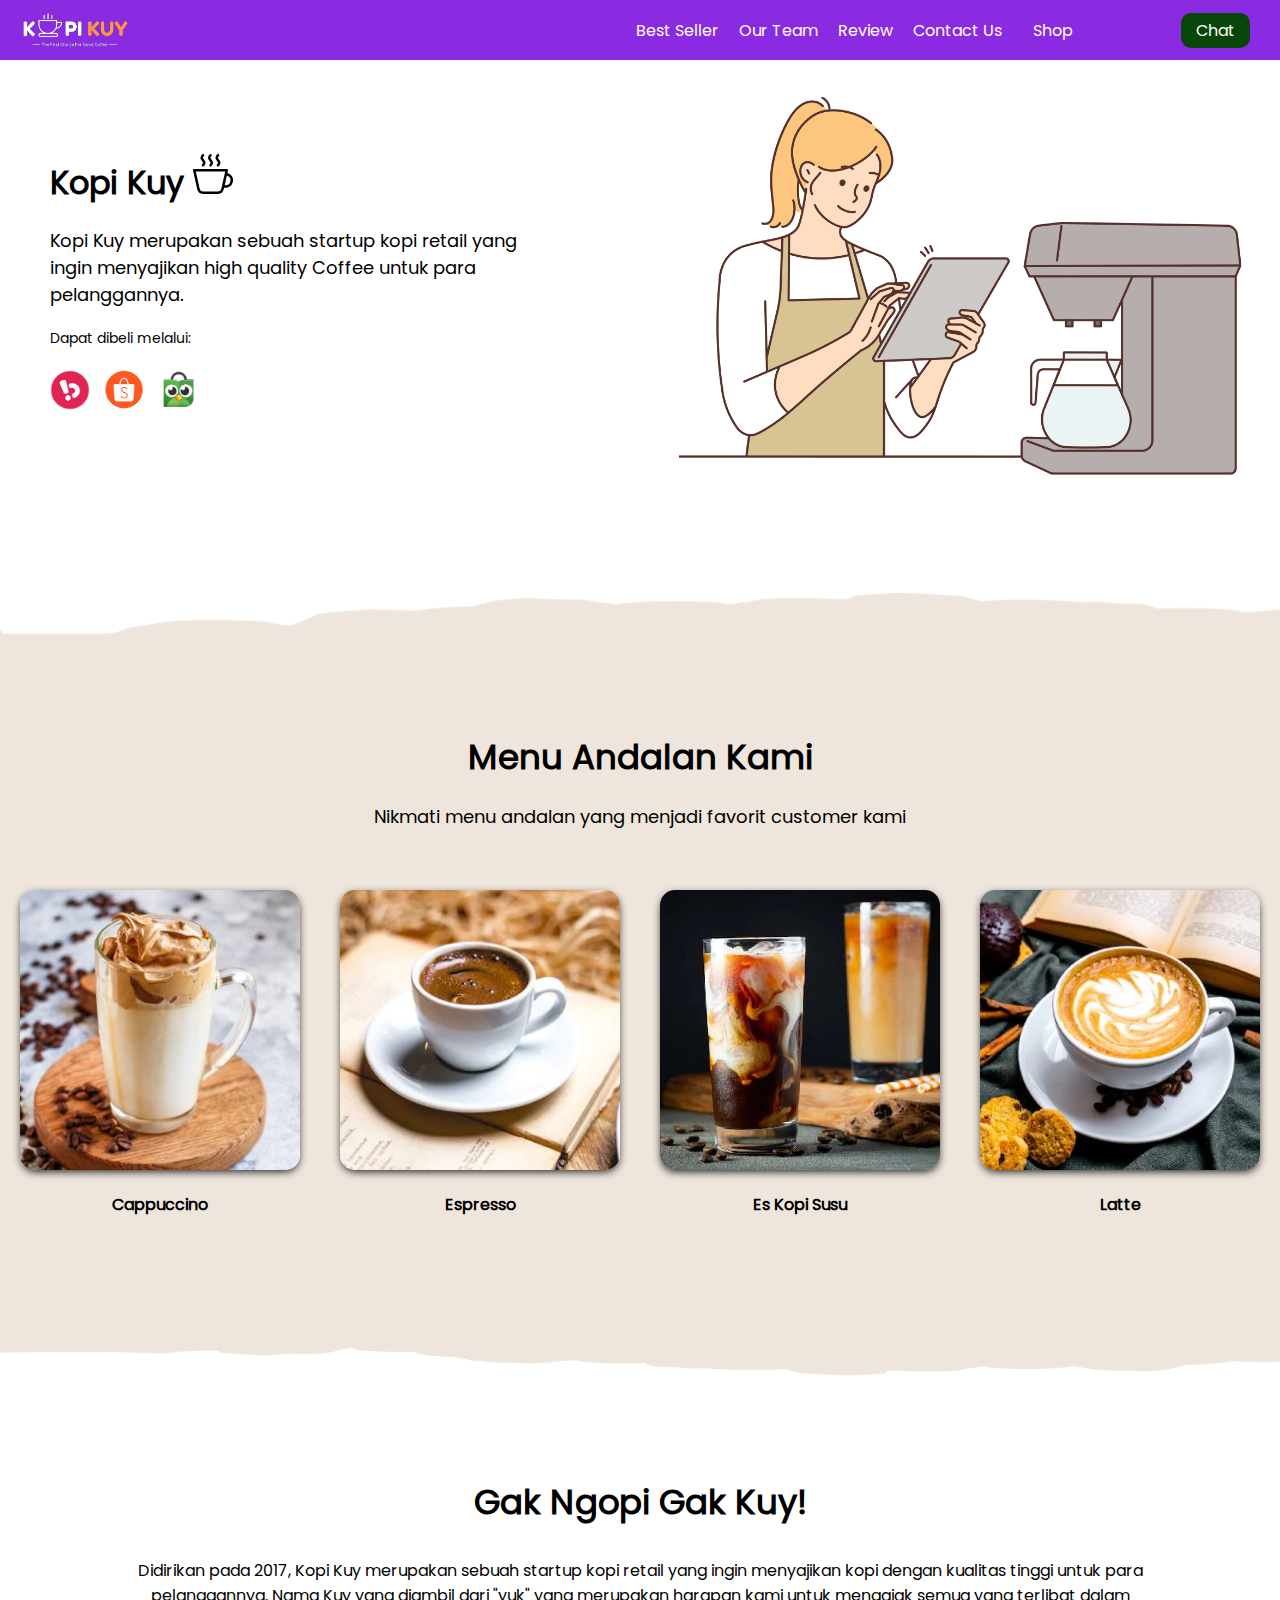
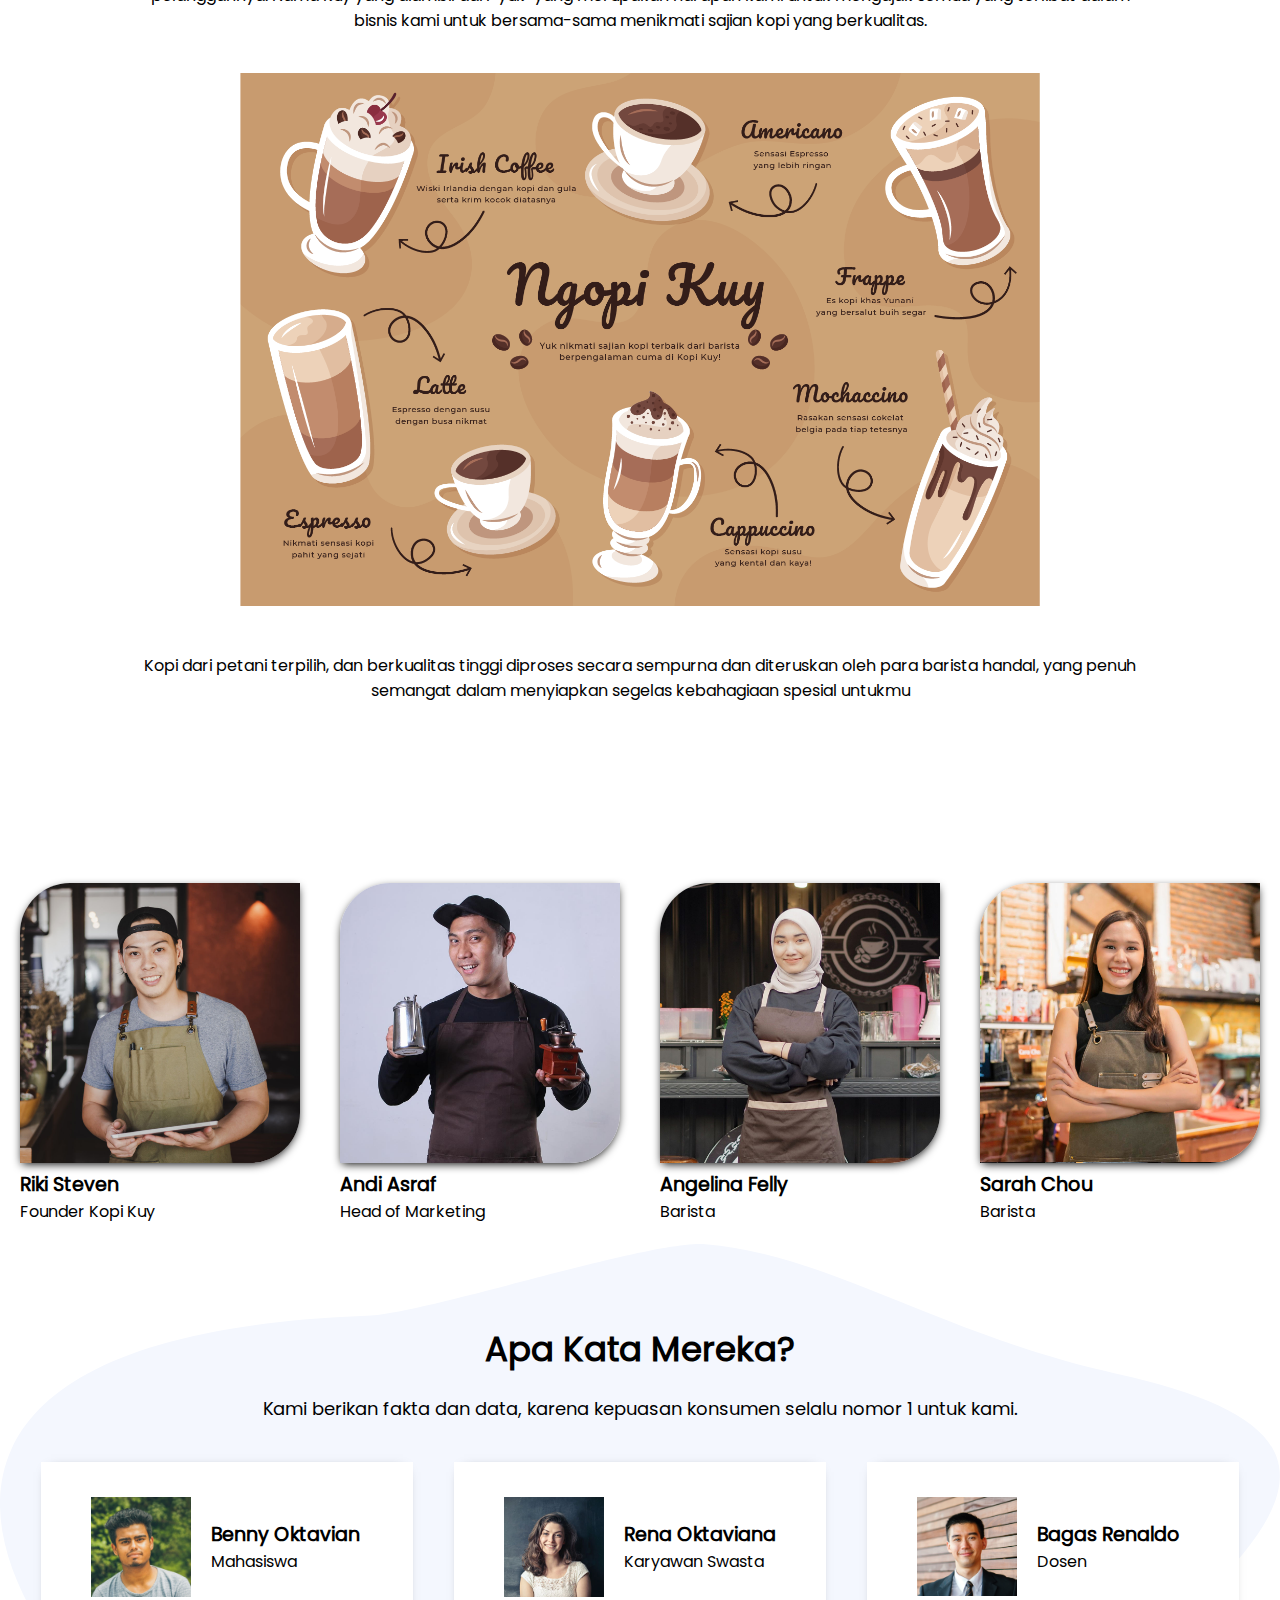
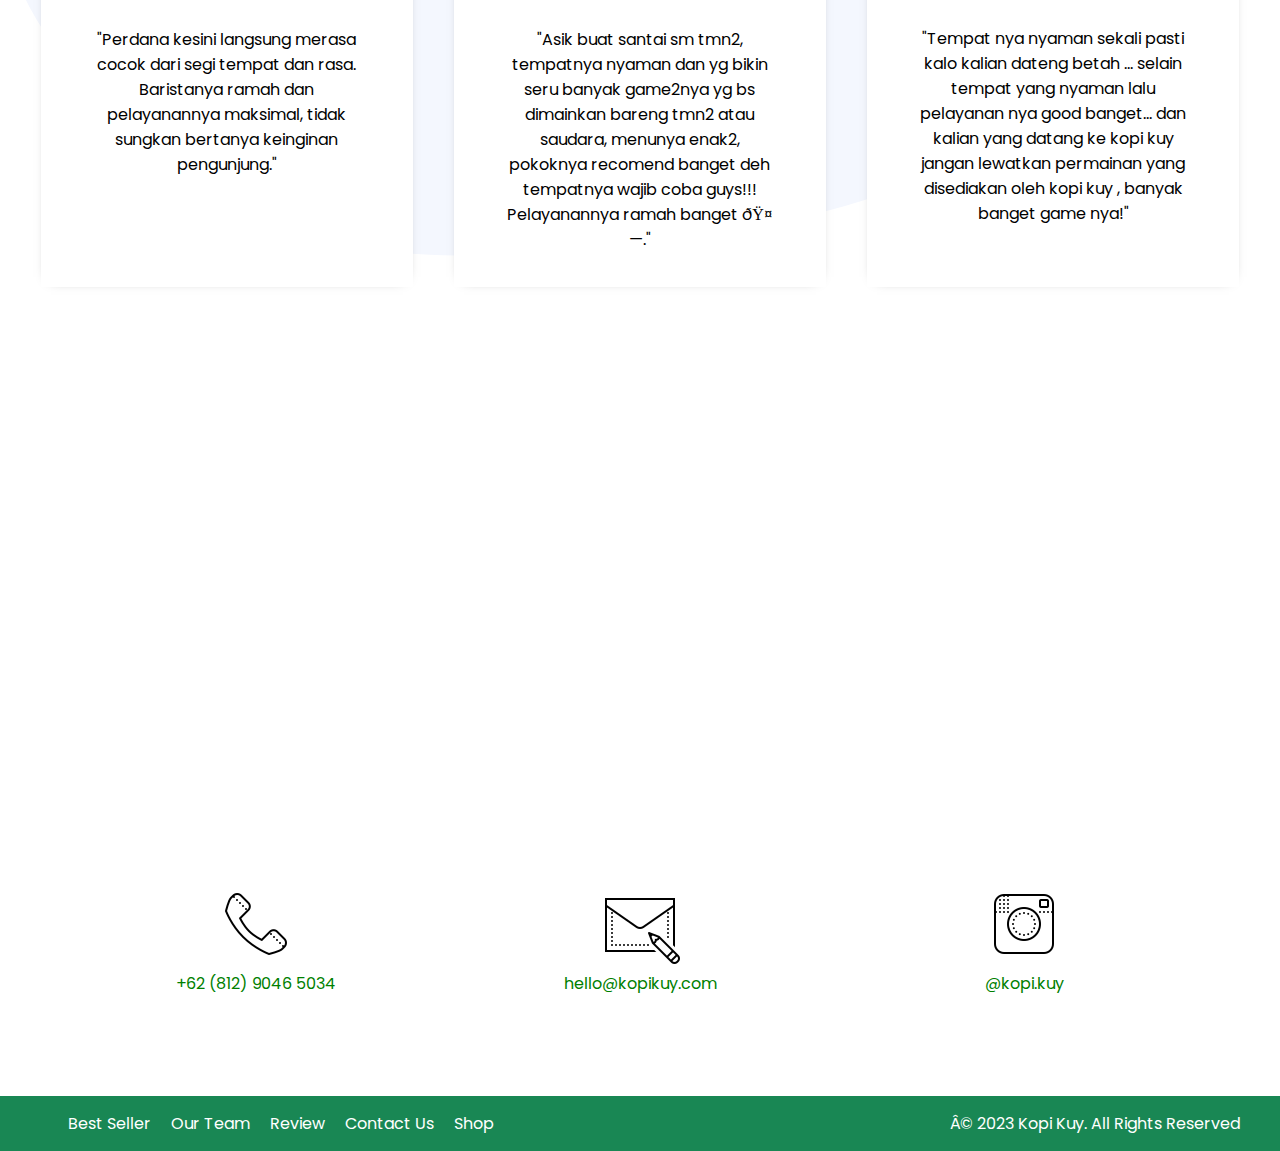
<file: index.html>
<!DOCTYPE html>
<html lang="id">

<head>
  <meta charset="UTF-8">
  <meta http-equiv="X-UA-Compatible" content="IE=edge">
  <meta name="viewport" content="width=device-width, initial-scale=1.0">
  <link rel="shortcut icon" href="images/favicon.ico" type="image/x-icon">
  <title>Website Kopi Kuy</title>
  <link rel="stylesheet" href="css/style.css">
</head>

<body>
  <nav>
    <div class="baris">
      <img class="logo" src="images/logo/logo_kuy.png">
      <div class="navigasi">
        <a href="#best-seller">Best Seller</a>
        <a href="#our-team">Our Team</a>
        <a href="#review">Review</a>
        <a href="#contact-us">Contact Us</a>
      </div>
      <a class="shop" href="produk.html">Shop</a>
      <a class="chat" href="https://wa.me/nomor_hp_anda_pakai_62" target="_blank">Chat</a>
    </div>
  </nav>

  <!--Tulis Kode Di Bawah Sini-->

  <header>

    <div class="baris">

      <div class="col-kiri">

        <h1 class="judul-header">
          Kopi Kuy <img src="images/icon/icon_kopi.svg" alt="">
        </h1>

        <p class="subjudul-header">
          Kopi Kuy merupakan sebuah startup kopi retail yang ingin menyajikan
          high quality Coffee untuk para pelanggannya.
        </p>

        <p class="dapat-dibeli">
          Dapat dibeli melalui:
        </p>

        <div class="olshop">
          <img src="images/logo/logo_bukalapak.png" alt="">
          <img src="images/logo/logo_shopee.png" alt="">
          <img src="images/logo/logo_tokopedia.png" alt="">
        </div>


      </div>

      <img src="images/header/header5.png" alt="Gambar Header" class="col-kanan">

    </div>

  </header>


  <section class="best-seller" id="best-seller">

    <h2 class="judul-best-seller">
      Menu Andalan Kami
    </h2>

    <p class="subjudul-best-seller">
      Nikmati menu andalan yang menjadi favorit customer kami
    </p>

    <div class="baris">

      <div class="col-produk">
        <img src="images/produk/product_capuchino.jpg" alt="">
        <p class="nama-produk">
          Cappuccino
        </p>
      </div>
      <div class="col-produk">
        <img src="images/produk/product_espresso.jpg" alt="">
        <p class="nama-produk">
          Espresso
        </p>
      </div>
      <div class="col-produk">
        <img src="images/produk/product_kopi_susu.jpg" alt="">
        <p class="nama-produk">
          Es Kopi Susu
        </p>
      </div>
      <div class="col-produk">
        <img src="images/produk/product_latte.jpg" alt="">
        <p class="nama-produk">
          Latte
        </p>
      </div>

    </div>

  </section>



  <section id="about-us" class="about-us">
    <h2 class="judul-about-us">Gak Ngopi Gak Kuy!</h2>
    <p class="tentang-about-us">
      Didirikan pada 2017, Kopi Kuy merupakan sebuah startup kopi retail yang ingin menyajikan kopi
      dengan kualitas tinggi
      untuk para pelanggannya. Nama Kuy yang diambil dari "yuk" yang merupakan harapan kami untuk
      mengajak semua yang terlibat dalam bisnis kami untuk bersama-sama menikmati sajian kopi yang
      berkualitas.
    </p>
    <img src="images/aset_kopi_jumbo.png">
    <p class="penjelasan-about-us">
      Kopi dari petani terpilih, dan berkualitas tinggi diproses secara sempurna dan diteruskan
      oleh para barista handal,
      yang penuh semangat dalam menyiapkan segelas kebahagiaan spesial untukmu
    </p>
  </section>



  <div class="baris">
    <div class="col-team">
      <img src="images/team/team1.jpg">
      <h3>Riki Steven</h3>
      <p>Founder Kopi Kuy</p>
    </div>
    <div class="col-team">
      <img src="images/team/team2.jpg">
      <h3>Andi Asraf</h3>
      <p>Head of Marketing</p>
    </div>

    <div class="col-team">
      <img src="images/team/team3.jpg">
      <h3>Angelina Felly</h3>
      <p>Barista</p>
    </div>

    <div class="col-team">
      <img src="images/team/team4.jpg">
      <h3>Sarah Chou</h3>
      <p>Barista</p>
    </div>
  </div>
  </section>




  <section id="review" class="review">
    <h2 class="judul-review">Apa Kata Mereka?</h2>

    <p class="subjudul-review">Kami berikan fakta dan data, karena kepuasan konsumen selalu nomor 1 untuk kami.</p>

    <div class="baris">
      <div class="col-review">
        <div class="profile">
          <img src="images/customer/customer1.jpg">
          <div class="nama-profile">
            <h3>Benny Oktavian</h3>
            <p>Mahasiswa</p>
          </div>
        </div>
        <p class="testimoni">"Perdana kesini langsung merasa cocok dari segi tempat dan rasa. Baristanya ramah
          dan pelayanannya maksimal, tidak sungkan bertanya keinginan pengunjung."</p>
      </div>
      <div class="col-review">
        <div class="profile">
          <img src="images/customer/customer2.jpg">
          <div class="nama-profile">
            <h3>Rena Oktaviana</h3>
            <p>Karyawan Swasta</p>
          </div>
        </div>
        <p class="testimoni">"Asik buat santai sm tmn2, tempatnya nyaman dan yg bikin seru banyak game2nya yg bs
          dimainkan bareng tmn2 atau saudara, menunya enak2, pokoknya recomend banget deh
          tempatnya wajib coba guys!!! Pelayanannya ramah banget ðŸ¤—."</p>
      </div>
      <div class="col-review">
        <div class="profile">
          <img src="images/customer/customer3.jpg">
          <div class="nama-profile">
            <h3>Bagas Renaldo</h3>
            <p>Dosen</p>
          </div>
        </div>
        <p class="testimoni">"Tempat nya nyaman sekali pasti kalo kalian dateng betah ... selain tempat yang
          nyaman lalu pelayanan nya good banget... dan kalian yang datang ke kopi kuy jangan
          lewatkan permainan yang disediakan oleh kopi kuy , banyak banget game nya!"</p>
      </div>
    </div>
  </section>







  <section class="contact-us" id="contact-us">
    <iframe src="https://www.google.com/maps/embed?pb=!1m14!1m8!1m3!1d7932.741866032694!2d106.668581!3d-6.214715!3m2!1i1024!2i768!4f13.1!3m3!1m2!1s0x2e69f9912c7f297b%3A0xe5a3a671dae861ab!2sKopi%20kuy!5e0!3m2!1sid!2sid!4v1680617229460!5m2!1sid!2sid" width="100%" height="300" style="border:0;" allowfullscreen="" loading="lazy" referrerpolicy="no-referrer-when-downgrade"></iframe>
    <div class="baris">
      <div class="col-kontak">
        <img src="images/icon/icon_phone.png">
        <p>+62 (812) 9046 5034</p>
      </div>
      <div class="col-kontak">
        <img src="images/icon/icon_mail.png">
        <p>hello@kopikuy.com</p>
      </div>
      <div class="col-kontak">
        <img src="images/icon/icon_instagram.png">
        <a href="https://instagram.com" role="button">
          <p>@kopi.kuy</p>
        </a>
      </div>
    </div>
  </section>




  <footer>
    <div class="baris">
      <div class="navigasi">
        <a href="#best-seller">Best Seller</a>
        <a href="#our-team">Our Team</a>
        <a href="#review">Review</a>
        <a href="#contact-us">Contact Us</a>
        <a href="produk.html">Shop</a>
      </div>
      <p class="copyright">Â© 2023 Kopi Kuy. All Rights Reserved</p>
    </div>
  </footer>


  </div>



  </div>


  </div>
  <!--Kode Selesai-->
</body>

</ht
</file>
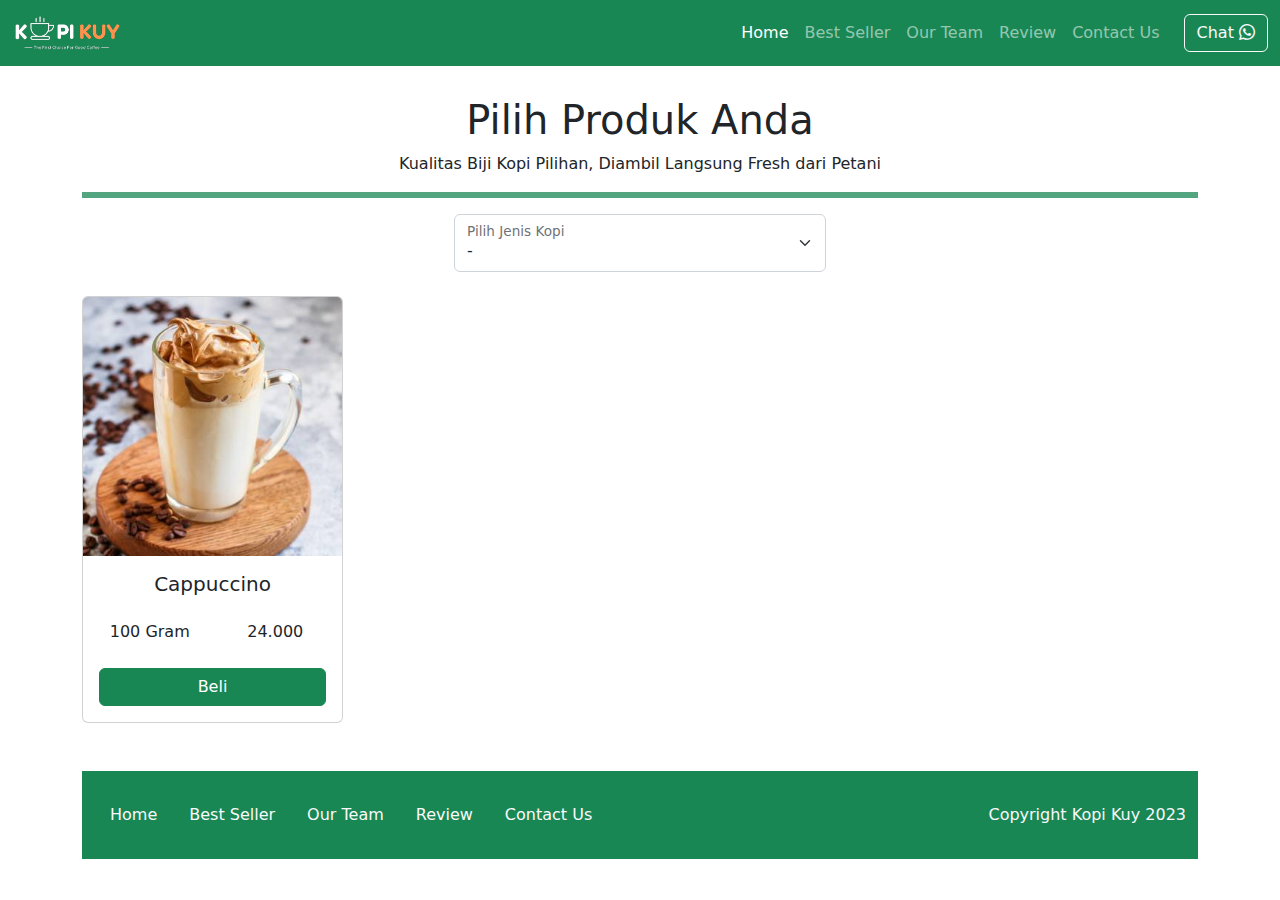
<file: produk.html>
<!DOCTYPE html>
<html lang="id">

<head>
  <meta charset="UTF-8">
  <meta http-equiv="X-UA-Compatible" content="IE=edge">
  <meta name="viewport" content="width=device-width, initial-scale=1.0">
  <link rel="shortcut icon" href="images/favicon/favicon.ico" type="image/x-icon">
  <title>Produk</title>
  <link rel="shortcut icon" href="images/favicon.ico" type="image/x-icon">
  <link rel="stylesheet" href="vendor/bootstrap/bootstrap.min.css">
  <link rel="stylesheet" href="vendor/bootstrap/bootstrap-icons.css">
  <script src="vendor/bootstrap/bootstrap.bundle.min.js"></script>
  <link rel="stylesheet" href="https://rikikurnia.com/block/vendor/rikiblock/css/riki_block.css">
  <style>
    body {
      background-image: url(https://rikikurnia.com/assets/bgkopi.png);
      background-size: 40%;
    }

    section {
      min-height: 50vh;
    }

    .bg-cokelat {
      background-color: rgb(94, 40, 7);
    }
  </style>
  <script src="js/jquery-3.6.3.min.js"></script>
</head>

<body>
  <!-- Tulis Kode Bootstrap Di Bawah Sini -->

  <nav class="navbar navbar-expand-lg bg-success navbar-dark w-100 fixed-top">
    <div class="container-fluid">
      <a class="navbar-brand" href="#">
        <img class="logo" src="images/logo/logo_kuy.png" height="40">
      </a>
      <button class="navbar-toggler" type="button" data-bs-toggle="collapse" data-bs-target="#navbarSupportedContent" aria-controls="navbarSupportedContent" aria-expanded="false" aria-label="Toggle navigation">
        <span class="navbar-toggler-icon"></span>
      </button>
      <div class="collapse navbar-collapse" id="navbarSupportedContent">
        <ul class="navbar-nav ms-auto me-3 mb-2 mb-lg-0">
          <li class="nav-item">
            <a class="nav-link active" aria-current="page" href="index.html">Home</a>
          </li>
          <li class="nav-item">
            <a class="nav-link" href="index.html#best-seller">Best Seller</a>
          </li>
          <li class="nav-item">
            <a class="nav-link" href="index.html#our-team">Our Team</a>
          </li>
          <li class="nav-item">
            <a class="nav-link" href="index.html#review">Review</a>
          </li>
          <li class="nav-item">
            <a class="nav-link" href="index.html#contact-us">Contact Us</a>
          </li>
        </ul>
        <a class="btn btn-outline-light" href="https://wa.me/6281290465034" target="_blank">Chat <i class="bi bi-whatsapp"></i></a>

      </div>
    </div>
  </nav>


  <section class="produk mt-5 pt-5 text-center">
    <div class="container">
      <h1 id="judul">Pilih Produk Anda</h1>
      <p>Kualitas Biji Kopi Pilihan, Diambil Langsung Fresh dari Petani</p>
      <hr class="border border-success border-3 opacity-75">

      <div class="form-floating col-md-4 m-auto">
        <select class="form-select" id="select_kopi">
          <option selected disabled>-</option>
          <option value="arabica">Arabica</option>
          <option value="robusta">Robusta</option>
        </select>
        <label for="select_kopi">Pilih Jenis Kopi</label>
      </div>

      <div id="baris_produk" class="row row-cols-1 row-cols-sm-2 row-cols-md-3 row-cols-lg-4 my-4">

        <div class="col mb-4">
          <div class="card">
            <img src="images/produk/product_capuchino.jpg" class="card-img-top" alt="...">
            <div class="card-body">
              <h5 class="card-title">Cappuccino</h5>
              <div class="row keterangan my-4">
                <div class="col">
                  100 Gram
                </div>
                <div class="col">
                  24.000
                </div>
              </div>
              <a href="#" class="btn btn-success w-100">Beli</a>
            </div>
          </div>
        </div>

    </div 
  </section>

  <footer class="bg-success py-4">
    <div class="container">
      <div class="row align-items-center">
        <div class="col-md-8">
          <ul class="nav">
            <li class="nav-item">
              <a class="nav-link link-light active" aria-current="page" href="index.html">Home</a>
            </li>
            <li class="nav-item">
              <a class="nav-link link-light" href="index.html#best-seller">Best Seller</a>
            </li>
            <li class="nav-item">
              <a class="nav-link link-light" href="index.html#our-team">Our Team</a>
            </li>
            <li class="nav-item">
              <a class="nav-link link-light" href="index.html#review">Review</a>
            </li>
            <li class="nav-item">
              <a class="nav-link link-light" href="index.html#contact-us">Contact Us</a>
            </li>
          </ul>
        </div>
        <div class="col-md-4 text-light text-end">
          Copyright Kopi Kuy 2023
        </div>
      </div>
    </div>
  </footer>

  <script>
    /* Tulis Javascript Di bawah Sini*/
    var sumber = "https://rikikurnia.com/prakerja/api/kopi"
    var sumber2 = "data.json"

    select_kopi.onchange = function() {
      var dipilih = select_kopi.value
      console.log(dipilih)

      var template = ""

      $.getJSON(sumber).then(function(data) {
        var data_kopi = data[dipilih]
        console.log(data_kopi)

        data_kopi.forEach(item => {
          template += `<div class="col mb-4">
                        <div class="card">
                            <img src="${item.foto}" class="card-img-top" alt="...">
                            <div class="card-body">
                                <h5 class="card-title">${item.nama}</h5>
                                <div class="row keterangan my-4">
                                    <div class="col">
                                        ${item.size}
                                    </div>
                                    <div class="col">
                                        ${item.harga}
                                    </div>
                                </div>
                                <a href="${item.link}" class="btn btn-success w-100">Beli</a>
                            </div>
                        </div>
                    </div>`
        })

        baris_produk.innerHTML = template

      })
    }
  </script>
</body>

</html>
</file>
<file: css/style.css>
/* Pengaturan Global */

/* Mendaftarkan font ke dalam CSS, dan memberi nama family */
@font-face {
   font-family: 'Poppins';
   src: url(../fonts/poppins.woff2);
}

* {
   box-sizing: border-box;
   margin: 0;
   padding: 0;
}

html {
   /* agar scroll ketika klik pada navigasi menjadi halus */
   scroll-behavior: smooth;
}

body {
   /* mendaftarkan semua teks pada body menjadi family Poppins */
   font-family: 'Poppins';
}

a {
   /* menghilangkan garis bawah pada link */
   text-decoration: none;

   /* menghilangkan warna bawaan pada link */
   color: unset;
}

h2 {
   /* mengatur ukuran huruf ke 34 pixel */
   font-size: 34px;
}

h3 {
   /* mengatur ukuran huruf ke 1.2rem */
   font-size: 1.2rem;
}

h1,
h2,
h3 {
   /* mengatur tebal huruf */
   font-weight: bold;
}

img {
   /* 
      mengatur agar semua elemen img memiliki panjang maksimal 100% agar
      tidak besar gambar tidak melebihi layar ataupun pembungkus
   */
   max-width: 100%;
}

/* Navigasi */

nav {
   /* background-color mengatur warna latar belakang */
   background-color: blueviolet;

   /* penulisan 2 background-color seperti ini akan mengabaikan penulisan sebelumnya */
   background-color: #89CFF0

   /* box-shadow membuat efek bayangan */
   box-shadow: 0 3px 7px -2px #000;

   /* width mengatur panjang elemen */
   width: 100%;
   padding-top: 10px;
   padding-bottom: 10px;

   /* position mengatur posisi elemen, static untuk biasa, fixed untuk efek menempel */
   position: fixed;

   /* Nilai z-index semakin besar, maka elemen akan semakin di depan */
   z-index: 500;
}

/* 
   PERHATIKAN bahwa dalam mengatur elemen, nama elemen langsung ditulis
   sedangkan untuk mengatur class, dibutuhkan tanda titik (.) terlebih dulu
   img {} berarti elemen dengan tag img, 
   sedangkan .img artinya elemen dengan kelas img   
*/

.baris {
   /* 
      display: flex memiliki pengaturan yang dapat mengatur agar elemen
      di dalamnya memiliki ukuran yang fleksibel
   */
   display: flex;

   /* 
      align-items: center mengatur elemen di dalamnya rata tengah vertikal
   */
   align-items: center;

   /* 
      justify-content: center mengatur elemen di dalamnya rata tengah horizontal
   */
   justify-content: center;

   /* 
      flex-wrap: wrap mengatur agar jika panjang elemen berlebih, maka elemen
      akan otomatis diletakan di baris baru
   */
   flex-wrap: wrap;
}

section {
   /* text-align mengatur rata tulisan, bisa bernilai: left, right, center, justify */
   text-align: center;
}

.logo {
   /* height mengatur tinggi elemen */
   height: 40px;
   margin-left: 20px;
}

.navigasi {
   margin-left: auto;
   margin-right: 15px;
}

.navigasi a,
.shop {
   color: #fff;
   padding-left: 8px;
   padding-right: 8px;
}

.shop {
   margin-right: 100px;
}

.chat {
   margin-right: 30px;
   background-color: rgb(8, 69, 8);
   color: #fff;
   padding-top: 5px;
   padding-right: 15px;
   padding-bottom: 5px;
   padding-left: 15px;
   border-radius: 10px;
}


/* HEADER */


header,
section {
   /*
    padding mengatur jarak ke dalam
    pada padding dan margin ditambahkan top / right / bottom / top 
    untuk mengatur jarak masing-masing 
   */
   padding-top: 80px;
   padding-bottom: 80px;

   /* margin mengatur jarak ke luar */
   margin-bottom: 80px;
}

/* penulisan CSS dapat digabung dengan beberapa elemen */
.col-kiri,
.col-kanan {
   /* width mengatur panjang elemen. 50% artinya setengah ukuran pembungkus */
   width: 50%;
}

.col-kiri {
   padding-left: 50px;
   padding-right: 120px;
}

.judul-header {
   margin-bottom: 20px;
}

.subjudul-header {
   /* font-size digunakan untuk mengatur ukuran huruf */
   font-size: 18px;
}

.dapat-dibeli {
   margin-top: 20px;
   margin-bottom: 20px;
   font-size: 14px;
}

.olshop img {
   width: 40px;

   /* height digunakan untuk mengatur tinggi elemen */
   height: auto;
   margin-right: 10px;
}

/* Best Seller */

.best-seller {
   position: relative;

   /* background-color mengatur warna latar belakang elemen */
   background-color: #EEE6DC;
}

/* 
terkait position, after, dan before memerlukan pemahaman mendalam
terkait layout pada CSS untuk dapat memahami secara penuh 
*/

.best-seller::before,
.best-seller::after {
   position: absolute;
   content: "";
   width: 100%;
   height: 76px;

   /* background-image untuk menambahkan gambar sebagai background */
   background-image: url(../images/garis-atas.png);

   /*background-size agar gambar latar menyesuaikan tinggi / panjang elemen */
   background-size: cover;

   top: -60px;
   left: 0;
}

.best-seller::after {
   height: 60px;
   background-image: url(../images/garis-bawah.png);
   top: unset;
   bottom: -60px;
}

.judul-best-seller {
   margin-bottom: 20px;
}

.subjudul-best-seller {
   font-size: 18px;
   margin-bottom: 40px;
}

.col-produk {
   /* 
      Penulisan padding dan margin seperti padding:20px ini penulisan singkat 
      yang berarti top, right, bottom, left nilainya sama, yaitu 20px 
   */
   padding: 20px;
   width: 25%;
}

.col-produk img {
   /* transition membuat animasi transisi dari perubahan style, 0.3s berarti 0.3 detik */
   transition: all 0.3s ease;

   /* border-radius  Membuat sudut membulat */
   border-radius: 15px;

   /* box-shadow membuat efek bayangan */
   box-shadow: 0 3px 10px -2px #000;
}

/* :hover akan dijalankan saat mouse ada di atas elemen */
.col-produk img:hover {

   /* membuat transformasi, bisa berupa scale(1.05), rotate(180deg), translateY(-50px), dsb */
   transform: scale(0.9);
   border-radius: 50%;
}

.nama-produk {
   margin-top: 15px;
   font-weight: bold;
}

/* About US */

.about-us {
   /* max-width: 80%; mengatur panjang maksimal elemen tidak boleh melebihi 80% layar */
   max-width: 80%;

   /* margin-left dan margin-right auto akan membuat posisi elemen berada di tengah */
   margin-left: auto;
   margin-right: auto;
}

.judul-about-us {
   margin-bottom: 30px;
}

/* 
   penulisan .about-us img {} berarti mengatur elemen img 
   yang ada di dalam elemen dengan kelas about-us 
   harap perhatikan .about-us dan image dipisahkan spasi
   penulisan class diawali titik (.) penulisan elemen tidak
*/
.about-us img {
   /* 
      Penulisan width: 800px dan max-width: 100% mengatur agar
      elemen memiliki panjang 800px namun tidak boleh melebihi 100% ukuran layar
   */
   width: 800px;
   max-width: 100%;
}

.tentang-about-us {
   margin-bottom: 40px;
}

.penjelasan-about-us {
   margin-top: 40px;
}

/* OUR TEAM */

.our-team {
   background-color: #EEE6DC;
   box-shadow: inset 0px 0px 23px -6px #707070;
}

.judul-team {
   margin-bottom: 20px;
}

.subjudul-team {
   margin-bottom: 30px;
   font-size: 18px;
   width: 800px;
   max-width: 90%;
   margin-left: auto;
   margin-right: auto;
}

.col-team {
   width: 25%;
   padding: 20px;
}

.col-team img {
   box-shadow: 0 3px 10px -2px #000;
   border-radius: 50px 0px 50px 0px;
}


/* REVIEW */

.review {
   background-image: url(../images/bg-review.svg);
   /* 
      background-size: contain;
      membuat gambar latar belakang tidak terpotong
   */
   background-size: contain;

   /* 
      background-repeat: no-repeat;
      membuat gambar latar belakang tidak diulang (duplikat)
   */
   background-repeat: no-repeat;
   padding-left: 20px;
   padding-right: 20px;
}

.judul-review {
   margin-bottom: 20px;
}

.subjudul-review {
   margin-bottom: 40px;
   font-size: 18px;
}

.review .baris {
   justify-content: space-around;
   /* align-items: stretch; membuat tinggi elemen di dalam .review .baris seragam */
   align-items: stretch;
}

.col-review {
   width: 30%;
   padding: 35px 50px;
   box-shadow: 0px 0px 12px -10px #000;
   background-color: #fff;
}

.profile {
   display: flex;
   margin-bottom: 30px;
   align-items: center;
}

/* mengatur elemen img yang ada di dalam class(.) profile */
.profile img {
   width: 100px;
   margin-right: 20px;
}

.profile .nama-profile {
   text-align: left;
}

/* CONTACT US */
.contact-us {
   margin-bottom: 20px;
}

.col-kontak {
   width: 30%;
   margin-top: 50px;
   /* color mengatur warna tulisan */
   color: green;
}

/* FOOTER */

footer {
   background-color: #198754;
   padding-top: 15px;
   padding-bottom: 15px;
   color: #fff;
   padding-right: 40px;
   padding-left: 40px;
}

footer .navigasi {
   margin-left: 20px;
   margin-right: auto;
}

/* UNTUK RESPONSIF DI BAWAH */


@media (max-width:600px) {

   .navigasi {
      display: none;
   }

   .shop {
      margin-right: 20px;
      margin-left: auto;
   }

   .col-kiri,
   .col-kanan {
      width: 100%;
      text-align: center;
      padding: 20px;
   }

   .col-produk,
   .col-team,
   .col-kontak {
      width: 50%;
   }

   .best-seller {
      padding-left: 30px;
      padding-right: 30px;
   }

   .col-review {
      width: 100%;
      margin-bottom: 25px;
   }

}
</file>
